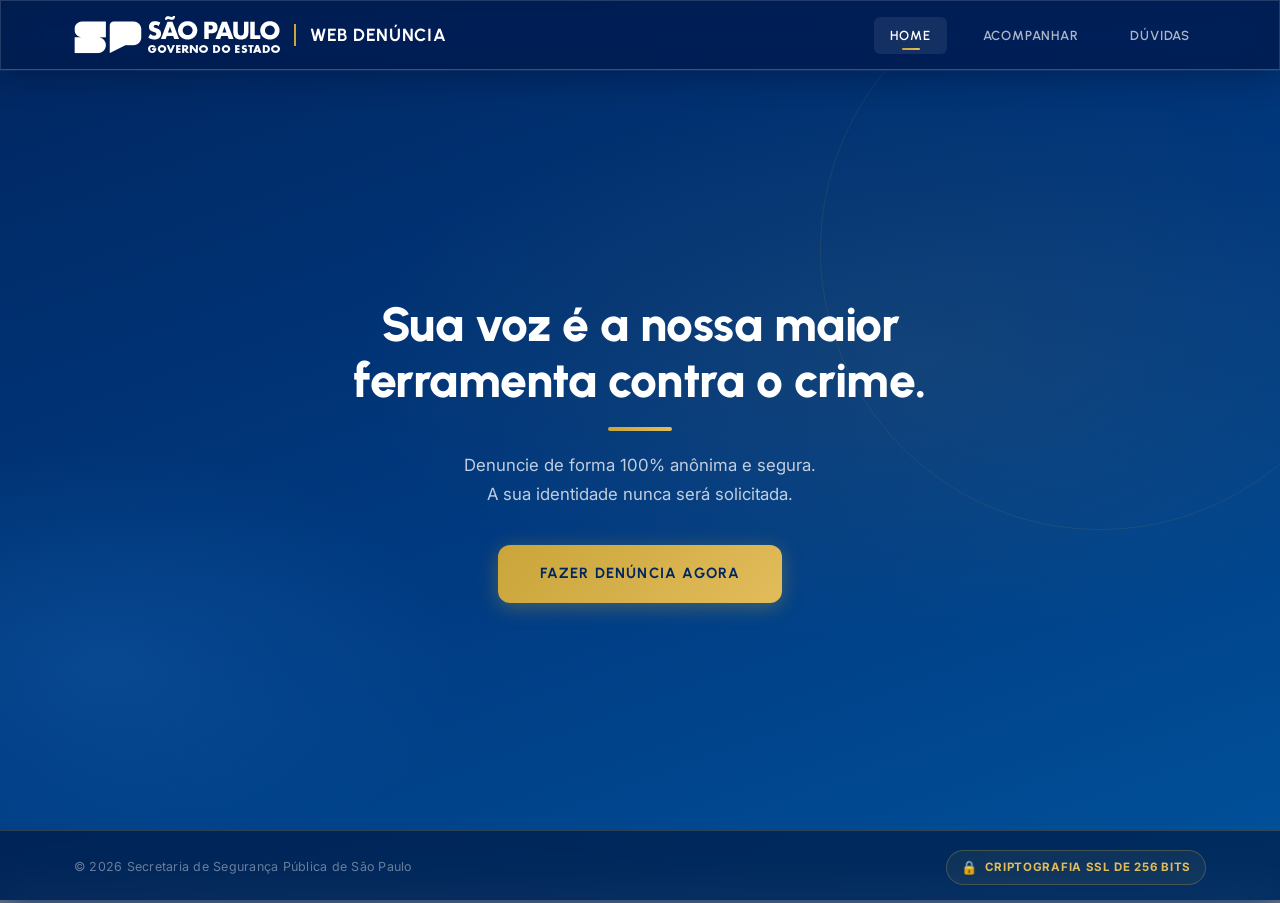
<file: index.html>
<!DOCTYPE html>
<html lang="pt-br">
<head>
    <meta charset="UTF-8">
    <meta name="viewport" content="width=device-width, initial-scale=1.0">
    <title>Web Denúncia SP | Portal Oficial</title>
    <link href="https://fonts.googleapis.com/css2?family=Urbanist:wght@400;600;700;800&family=Inter:wght@400;500;600;700&display=swap" rel="stylesheet">
    <link rel="stylesheet" href="styles.css">
    <link rel="icon" type="image/png" href="img /sp.png">
</head>

<body class="premium-theme home-page">

    <header class="main-header glass">
        <div class="container navbar">
            <a href="index.html" class="logo-area">
                <img src="img /logo_branca_ssp.png" alt="SSP SP" class="logo-img">
                <span class="logo-text">Web Denúncia</span>
            </a>
            <nav class="main-nav">
                <ul class="nav-list">
                    <li><a href="index.html" class="active">Home</a></li>
                    <li><a href="acompanhamento.html">Acompanhar</a></li>
                    <li><a href="duvidas.html">Dúvidas</a></li>
                </ul>
            </nav>
        </div>
    </header>

    <main class="main-content sp-bg">
        <div class="hero-overlay">
            <section class="hero-section container">
                <div class="hero-text-block">
                    <h1>Sua voz é a nossa maior <br> ferramenta contra o crime.</h1>
                    <p>Denuncie de forma 100% anônima e segura. <br> 
                    A sua identidade nunca será solicitada.</p>
                    
                    <div class="cta-area">
                        <a href="formulario.html" class="btn btn-primary btn-premium">FAZER DENÚNCIA AGORA</a>
                    </div>
                </div>
            </section>
        </div>
    </main>

    <footer class="main-footer">
        <div class="container footer-container">
            <p>© 2026 Secretaria de Segurança Pública de São Paulo</p>
            <div class="security-tag glass-tag">
                <span>Criptografia SSL de 256 bits</span>
            </div>
        </div>
    </footer>

    <script>
    (function(){if(!window.chatbase||window.chatbase("getState")!=="initialized"){window.chatbase=(...arguments)=>{if(!window.chatbase.q){window.chatbase.q=[]}window.chatbase.q.push(arguments)};window.chatbase=new Proxy(window.chatbase,{get(target,prop){if(prop==="q"){return target.q}return(...args)=>target(prop,...args)}})}const onLoad=function(){const script=document.createElement("script");script.src="https://www.chatbase.co/embed.min.js";script.id="Z3NUzuwDjytv1wmhsGTCN";script.domain="www.chatbase.co";document.body.appendChild(script)};if(document.readyState==="complete"){onLoad()}else{window.addEventListener("load",onLoad)}})();
    </script>
<!-- VLibras com fix para iOS/Safari -->
<div vw class="enabled">
    <div vw-access-button class="active"></div>
    <div vw-plugin-wrapper>
        <div class="vw-plugin-top-wrapper"></div>
    </div>
</div>
<script>
  function loadVLibras() {
    var s = document.createElement('script');
    s.src = 'https://vlibras.gov.br/app/vlibras-plugin.js';
    s.onload = function() {
      new window.VLibras.Widget('https://vlibras.gov.br/app');
    };
    document.body.appendChild(s);
  }
  if (document.readyState === 'loading') {
    document.addEventListener('DOMContentLoaded', loadVLibras);
  } else {
    loadVLibras();
  }
</script>
    <script src="scripts.js"></script>
</body>
</html>
</file>
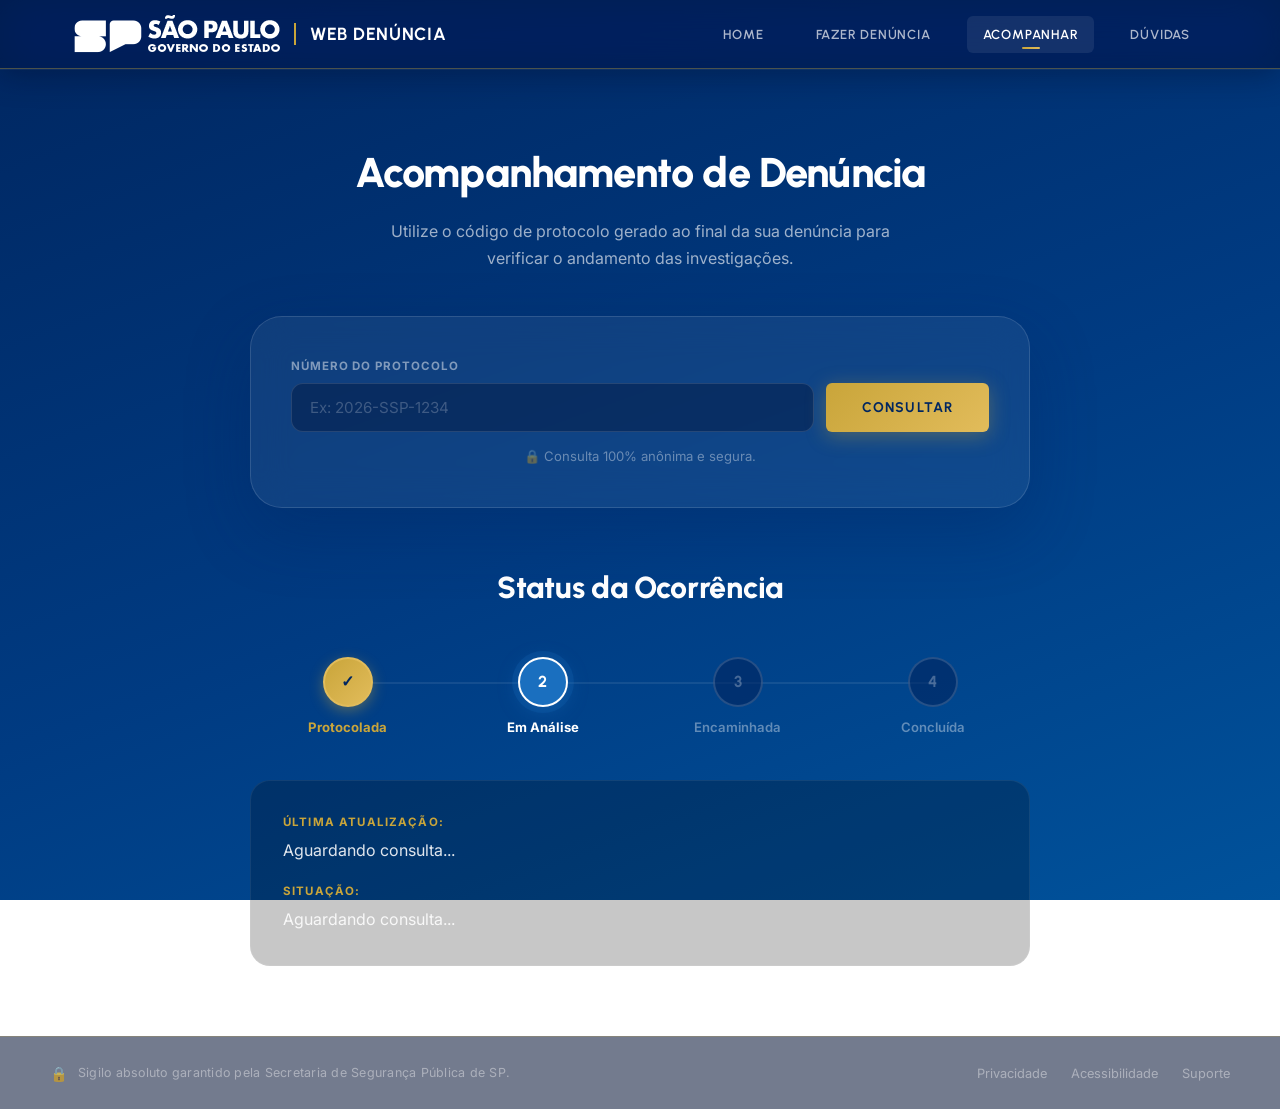
<file: acompanhamento.html>
<!DOCTYPE html>
<html lang="pt-br">

<head>
    <meta charset="UTF-8">
    <meta name="viewport" content="width=device-width, initial-scale=1.0">
    <meta name="description" content="Acompanhe o status da sua denúncia anônima de forma segura e sigilosa.">
    <title>Acompanhar Denúncia | Web Denúncia SP</title>
    <link rel="stylesheet" href="styles.css">
    <link rel="icon" type="image/png" href="img /sp.png">
</head>

<body>

    <header class="main-header">
        <div class="container navbar">
            <a href="index.html" class="logo-link" title="Voltar para a Página Inicial">
                <div class="logo-area">
                    <img src="img /logo_branca_ssp.png" alt="Logotipo Oficial SSP-SP" class="logo-img">
                    <span class="logo-text">Web Denúncia</span>
                </div>
            </a>

            <nav class="main-nav" aria-label="Navegação Principal">
                <ul class="nav-list">
                    <li><a href="index.html">Home</a></li>
                    <li><a href="formulario.html">Fazer Denúncia</a></li>
                    <li><a href="acompanhamento.html" class="active">Acompanhar</a></li>
                    <li><a href="duvidas.html">Dúvidas</a></li>
                    </li>
                </ul>
            </nav>
        </div>
    </header>

    <main class="container">
        <section class="tracking-section" aria-labelledby="tracking-title">
            <h1 id="tracking-title">Acompanhamento de Denúncia</h1>
            <p class="section-intro">Utilize o código de protocolo gerado ao final da sua denúncia para verificar o
                andamento das investigações.</p>

          <div class="search-card">
    <div class="form-group">
        <label for="inputProtocolo">Número do Protocolo</label>
        <div class="input-with-button">
            <input type="text" id="inputProtocolo" name="protocolo"
                   placeholder="Ex: 2026-SSP-1234" required aria-required="true">
            <button type="button" id="btnConsultar" class="btn btn-primary">CONSULTAR</button>
        </div>
    </div>
    <p class="helper-text">🔒 Consulta 100% anônima e segura.</p>
</div>
                   
                </form>
            </div>

            <div class="status-display" role="status" aria-live="polite">
                <h2>Status da Ocorrência</h2>

                <div class="status-timeline">
                    <div class="timeline-step step-done">
                        <div class="step-marker">✓</div>
                        <span class="step-label">Protocolada</span>
                    </div>

                    <div class="timeline-step step-active">
                        <div class="step-marker">2</div>
                        <span class="step-label">Em Análise</span>
                    </div>

                    <div class="timeline-step">
                        <div class="step-marker">3</div>
                        <span class="step-label">Encaminhada</span>
                    </div>

                    <div class="timeline-step">
                        <div class="step-marker">4</div>
                        <span class="step-label">Concluída</span>
                    </div>
                </div>
                <div class="status-card">
                    <div class="detail-row">
                        <span class="detail-label">Última Atualização:</span>
                        <!-- O ID tem que ser exatamente este -->
                        <span class="detail-value" id="data-atualizacao">Aguardando consulta...</span>
                    </div>
                    <div class="detail-row">
                        <span class="detail-label">Situação:</span>
                        <!-- O ID tem que ser exatamente este -->
                        <span class="detail-value" id="texto-situacao">Aguardando consulta...</span>
                    </div>
                </div>
            </div>
        </section>
    </main>

    <footer class="main-footer">
        <div class="container footer-content">
            <div class="security-seal">
                <span class="lock-icon">🔒</span>
                <p>Sigilo absoluto garantido pela Secretaria de Segurança Pública de SP.</p>
            </div>
            <nav class="footer-nav" aria-label="Links úteis">
                <a href="#">Privacidade</a>
                <a href="#">Acessibilidade</a>
                <a href="duvidas.html">Suporte</a>
            </nav>
        </div>
    </footer>

    <div vw class="enabled">
        <div vw-access-button class="active"></div>
        <div vw-plugin-wrapper>
            <div class="vw-plugin-top-wrapper"></div>
        </div>
    </div>
    <script src="scripts.js"></script>
     <!-- 1. CHATBASE (Seu Chatbot) -->
    <script>
    (function(){if(!window.chatbase||window.chatbase("getState")!=="initialized"){window.chatbase=(...arguments)=>{if(!window.chatbase.q){window.chatbase.q=[]}window.chatbase.q.push(arguments)};window.chatbase=new Proxy(window.chatbase,{get(target,prop){if(prop==="q"){return target.q}return(...args)=>target(prop,...args)}})}const onLoad=function(){const script=document.createElement("script");script.src="https://www.chatbase.co/embed.min.js";script.id="Z3NUzuwDjytv1wmhsGTCN";script.domain="www.chatbase.co";document.body.appendChild(script)};if(document.readyState==="complete"){onLoad()}else{window.addEventListener("load",onLoad)}})();
    </script>

   <!-- VLibras com fix para iOS/Safari -->
<div vw class="enabled">
    <div vw-access-button class="active"></div>
    <div vw-plugin-wrapper>
        <div class="vw-plugin-top-wrapper"></div>
    </div>
</div>
<script>
  function loadVLibras() {
    var s = document.createElement('script');
    s.src = 'https://vlibras.gov.br/app/vlibras-plugin.js';
    s.onload = function() {
      new window.VLibras.Widget('https://vlibras.gov.br/app');
    };
    document.body.appendChild(s);
  }
  if (document.readyState === 'loading') {
    document.addEventListener('DOMContentLoaded', loadVLibras);
  } else {
    loadVLibras();
  }
</script>




</body>

</html>
</file>
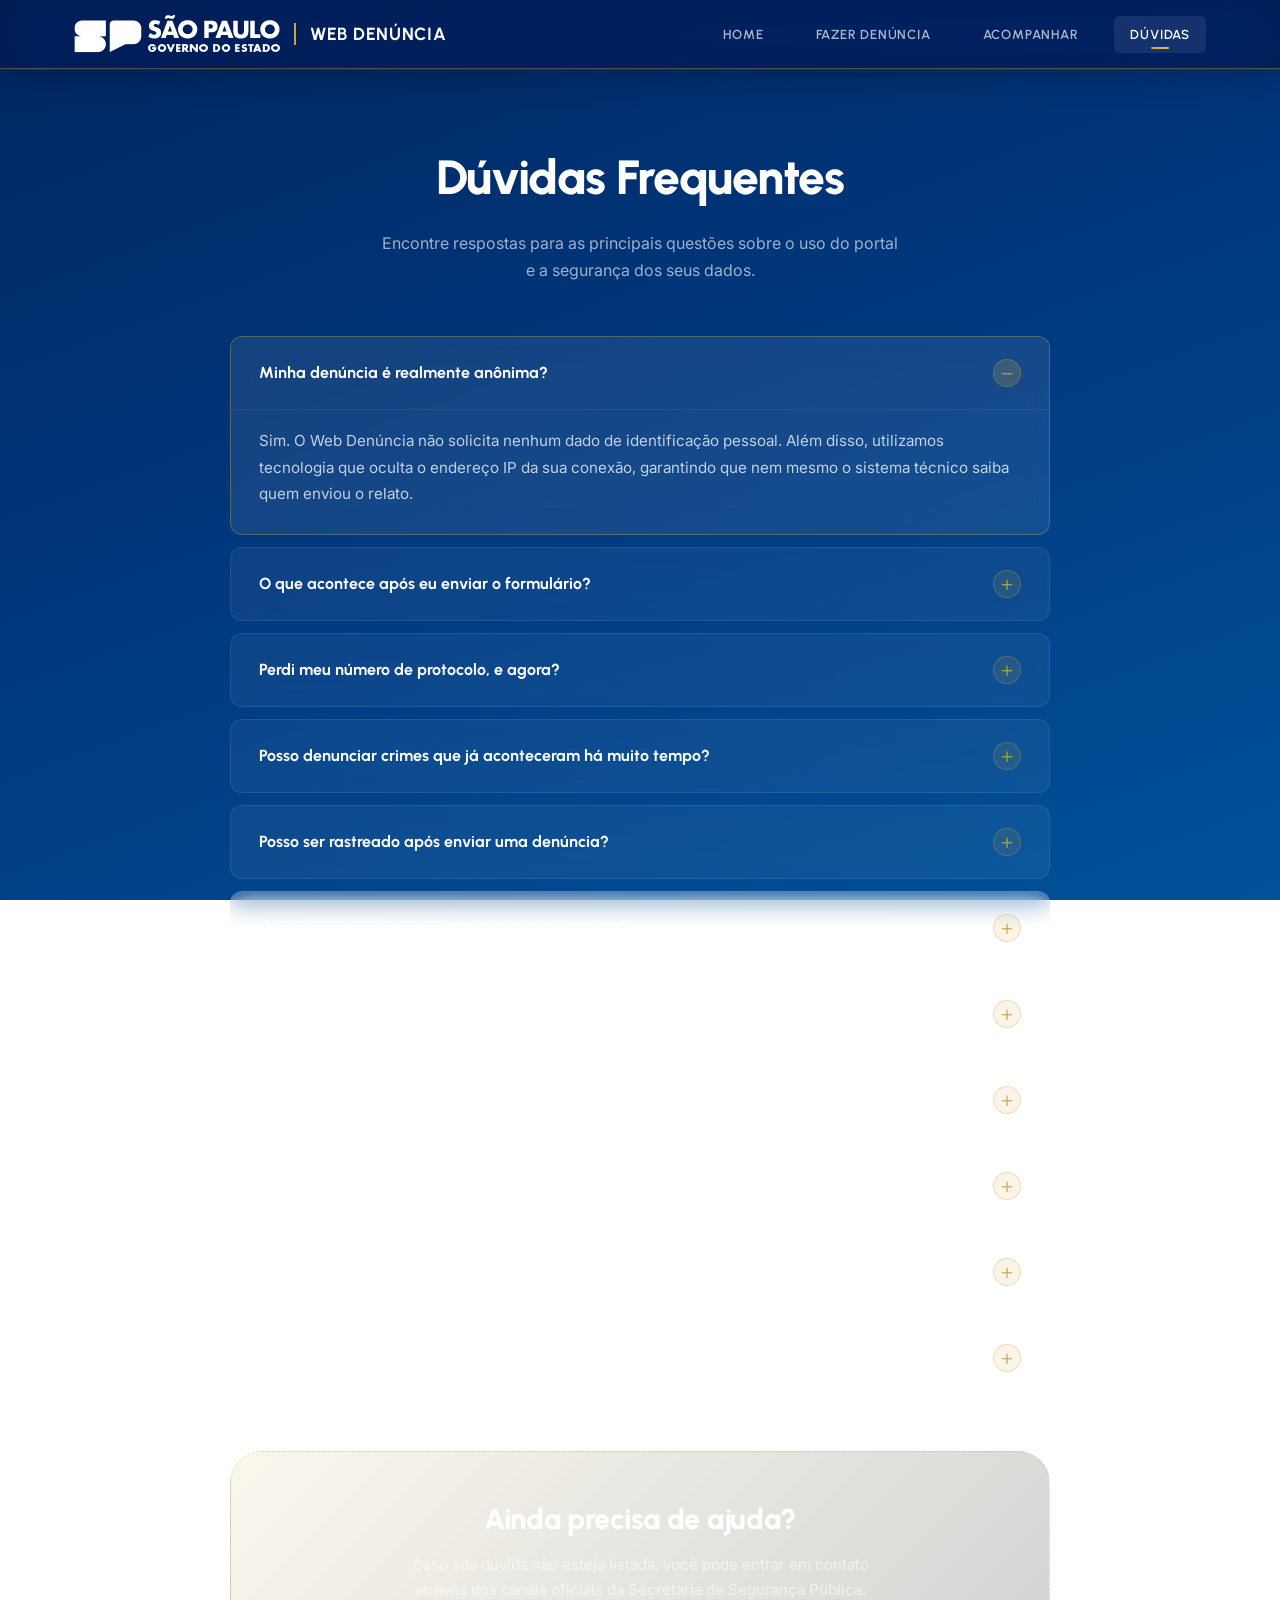
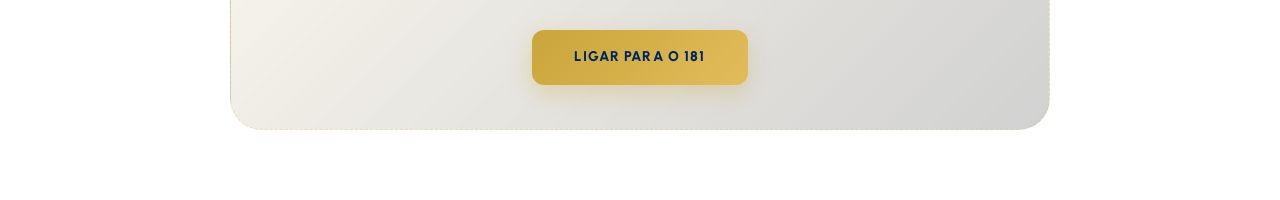
<file: duvidas.html>
<!DOCTYPE html>
<html lang="pt-br">

<head>
    <meta charset="UTF-8">
    <meta name="viewport" content="width=device-width, initial-scale=1.0">
    <meta name="description"
        content="Perguntas frequentes sobre o Web Denúncia SP. Tire suas dúvidas sobre anonimato e procedimentos.">
        <head>
    <link rel="icon" type="image/png" href="img /sp.png">
</head>
    <title>Dúvidas Frequentes | Web Denúncia SP</title>
    <link rel="stylesheet" href="styles.css">
</head>

<body>

    <header class="main-header">
        <div class="container navbar">
            <a href="index.html" class="logo-link" title="Voltar para a Página Inicial">
                <div class="logo-area">
                    <img src="img /logo_branca_ssp.png" alt="Logotipo Oficial SSP-SP" class="logo-img">
                    <span class="logo-text">Web Denúncia</span>
                </div>
            </a>

            <nav class="main-nav" aria-label="Navegação Principal">
                <ul class="nav-list">
                    <li><a href="index.html">Home</a></li>
                    <li><a href="formulario.html">Fazer Denúncia</a></li>
                    <li><a href="acompanhamento.html">Acompanhar</a></li>
                    <li><a href="duvidas.html" class="active">Dúvidas</a></li>
                    </li>
                </ul>
            </nav>
        </div>
    </header>

    <main class="container">
        <section class="faq-section">
            <header class="section-header">
                <h1>Dúvidas Frequentes</h1>
                <p>Encontre respostas para as principais questões sobre o uso do portal e a segurança dos seus dados.
                </p>
            </header>

            <div class="faq-accordion">

                <details open>
                    <summary>Minha denúncia é realmente anônima?</summary>
                    <div class="faq-answer">
                        <p>Sim. O Web Denúncia não solicita nenhum dado de identificação pessoal. Além disso, utilizamos
                            tecnologia que oculta o endereço IP da sua conexão, garantindo que nem mesmo o sistema
                            técnico saiba quem enviou o relato.</p>
                    </div>
                </details>

                <details>
                    <summary>O que acontece após eu enviar o formulário?</summary>
                    <div class="faq-answer">
                        <p>Sua denúncia passa por uma triagem assistida por Inteligência Artificial e, em seguida, é
                            validada por um analista humano da SSP. Se os dados forem consistentes, a ocorrência é
                            encaminhada para a delegacia ou batalhão responsável pela área do fato.</p>
                    </div>
                </details>

                <details>
                    <summary>Perdi meu número de protocolo, e agora?</summary>
                    <div class="faq-answer">
                        <p>Por questões de segurança e anonimato absoluto, o sistema <strong>não armazena</strong> meios
                            de recuperar protocolos perdidos. Caso você precise acompanhar ou adicionar novas provas,
                            deverá realizar uma nova denúncia mencionando o fato anterior.</p>
                    </div>
                </details>

                <details>
                    <summary>Posso denunciar crimes que já aconteceram há muito tempo?</summary>
                    <div class="faq-answer">
                        <p>Sim. Embora o ideal seja relatar o mais rápido possível para facilitar a coleta de provas,
                            informações sobre crimes passados são valiosas para investigações em andamento e mapeamento
                            de manchas criminais.</p>
                    </div>
                </details>


                <details>
                    <summary>Posso ser rastreado após enviar uma denúncia?</summary>
                    <div class="faq-answer">
                        <p>Não. O portal utiliza técnicas de anonimização e não registra o endereço IP ou qualquer dado
                            que permita identificar o denunciante.</p>
                    </div>
                </details>

                <details>
                    <summary>O que acontece se eu enviar uma denúncia falsa?</summary>
                    <div class="faq-answer">
                        <p>Denúncias falsas podem prejudicar investigações reais e estão sujeitas a penalidades legais.
                            Utilize o sistema com responsabilidade.</p>
                    </div>
                </details>

                <details>
                    <summary>Posso anexar provas depois de enviar a denúncia?</summary>
                    <div class="faq-answer">
                        <p>Não diretamente. Para manter o anonimato, o sistema não permite reidentificação. Caso
                            necessário, envie uma nova denúncia mencionando o protocolo anterior.</p>
                    </div>
                </details>

                <details>
                    <summary>Quanto tempo leva para minha denúncia ser analisada?</summary>
                    <div class="faq-answer">
                        <p>O prazo pode variar conforme a complexidade do caso, mas denúncias passam por triagem inicial
                            automatizada e depois análise humana especializada.</p>
                    </div>
                </details>

                <details>
                    <summary>Posso denunciar anonimamente pelo celular?</summary>
                    <div class="faq-answer">
                        <p>Sim. O sistema foi desenvolvido com abordagem Mobile-First, garantindo funcionamento seguro
                            em smartphones e tablets.</p>
                    </div>
                </details>

                <details>
                    <summary>Como sei se minha denúncia teve resultado?</summary>
                    <div class="faq-answer">
                        <p>Utilize o número de protocolo gerado ao final do envio para acompanhar o andamento na seção
                            "Acompanhar Denúncia".</p>
                    </div>
                </details>

                <details>
                    <summary>Quais tipos de crime posso denunciar?</summary>
                    <div class="faq-answer">
                        <p>Você pode denunciar diversos tipos de crime, como tráfico de drogas, violência, furtos,
                            maus-tratos, entre outros. Caso não encontre a categoria exata, utilize a opção "Outros".
                        </p>
                    </div>
                </details>

            </div>

            <div class="support-banner">
                <h3>Ainda precisa de ajuda?</h3>
                <p>Caso sua dúvida não esteja listada, você pode entrar em contato através dos canais oficiais da
                    Secretaria de Segurança Pública.</p>
                <a href="tel:181" class="btn-support">Ligar para o 181</a>

                <div vw class="enabled">
                    <div vw-access-button class="active"></div>
                    <div vw-plugin-wrapper>
                        <div class="vw-plugin-top-wrapper"></div>
                    </div>
                </div>
               
               <script src="scripts.js"></script>
                <!-- 1. CHATBASE (Seu Chatbot) -->
    <script>
    (function(){if(!window.chatbase||window.chatbase("getState")!=="initialized"){window.chatbase=(...arguments)=>{if(!window.chatbase.q){window.chatbase.q=[]}window.chatbase.q.push(arguments)};window.chatbase=new Proxy(window.chatbase,{get(target,prop){if(prop==="q"){return target.q}return(...args)=>target(prop,...args)}})}const onLoad=function(){const script=document.createElement("script");script.src="https://www.chatbase.co/embed.min.js";script.id="Z3NUzuwDjytv1wmhsGTCN";script.domain="www.chatbase.co";document.body.appendChild(script)};if(document.readyState==="complete"){onLoad()}else{window.addEventListener("load",onLoad)}})();
    </script>

   <!-- VLibras com fix para iOS/Safari -->
<div vw class="enabled">
    <div vw-access-button class="active"></div>
    <div vw-plugin-wrapper>
        <div class="vw-plugin-top-wrapper"></div>
    </div>
</div>
<script>
  function loadVLibras() {
    var s = document.createElement('script');
    s.src = 'https://vlibras.gov.br/app/vlibras-plugin.js';
    s.onload = function() {
      new window.VLibras.Widget('https://vlibras.gov.br/app');
    };
    document.body.appendChild(s);
  }
  if (document.readyState === 'loading') {
    document.addEventListener('DOMContentLoaded', loadVLibras);
  } else {
    loadVLibras();
  }
</script>

</body>
<html>
</file>
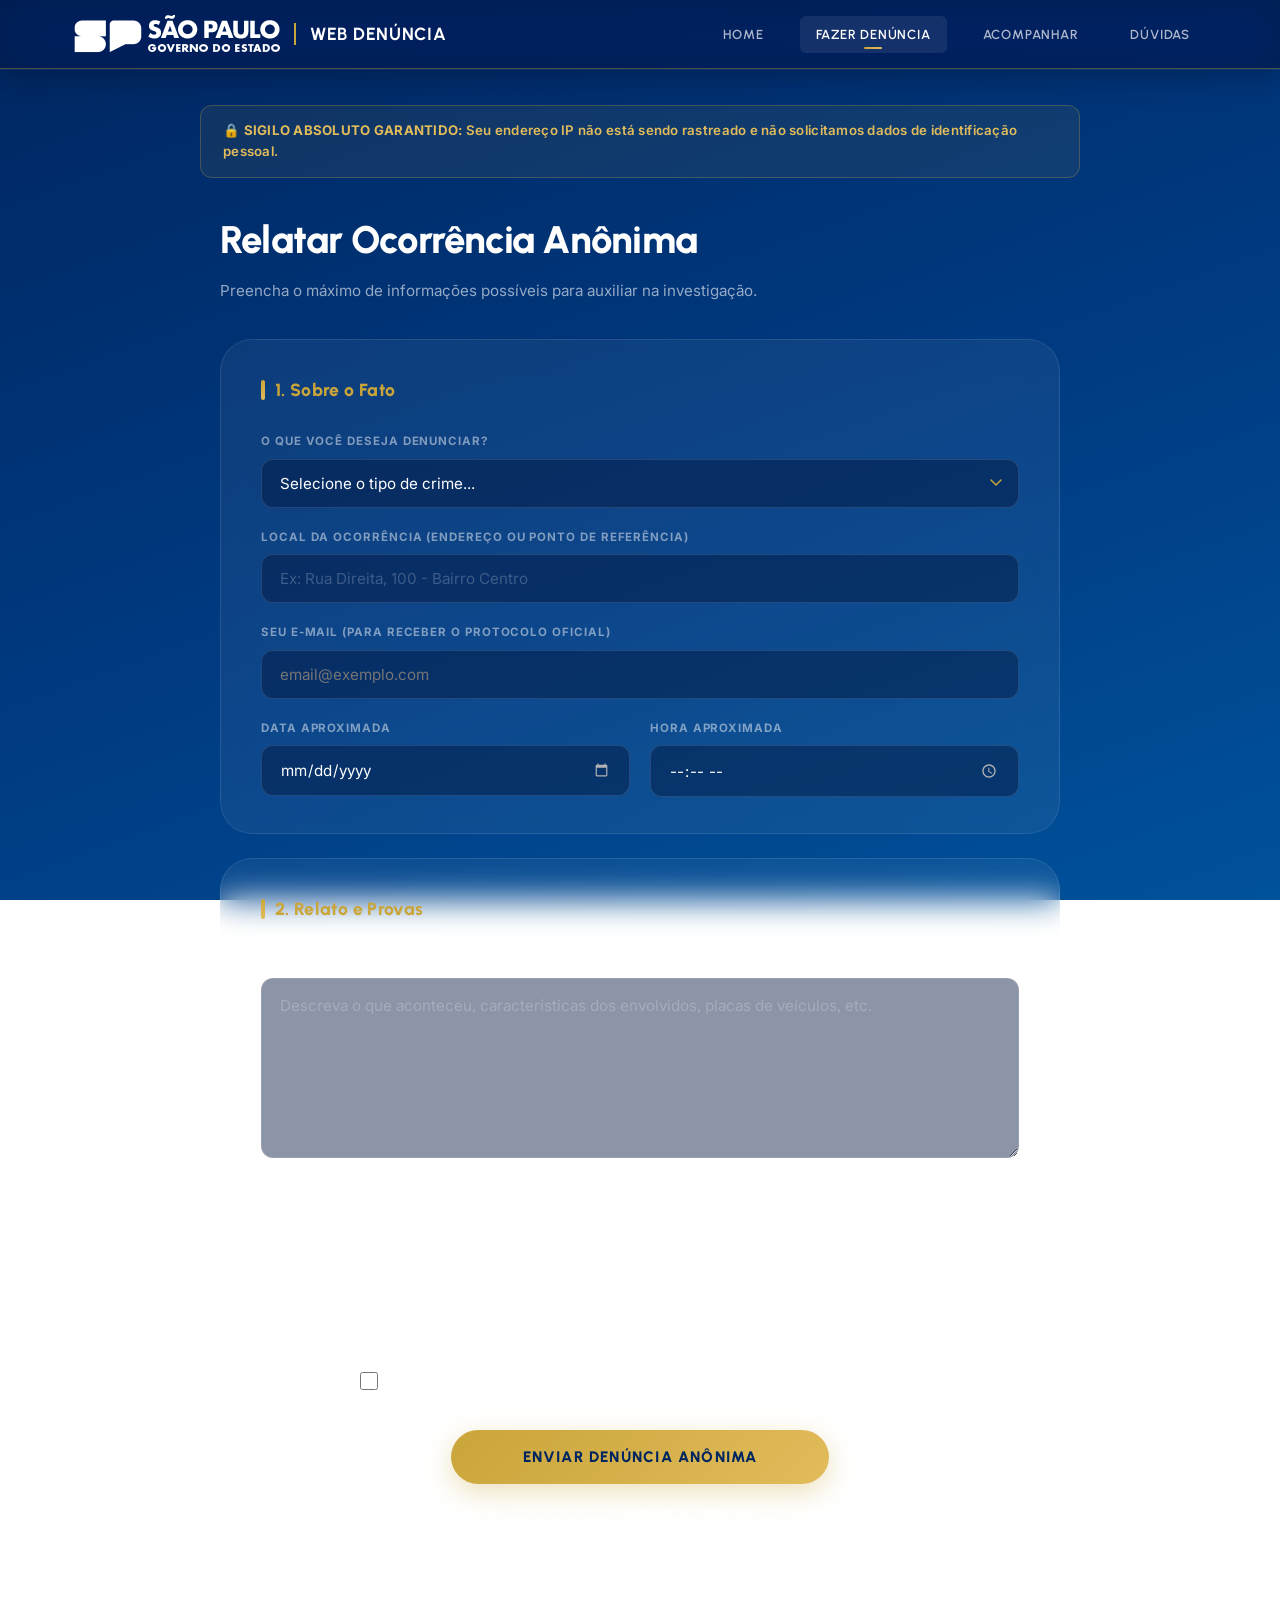
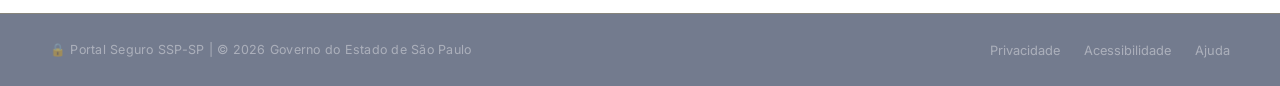
<file: formulario.html>
<!DOCTYPE html>
<html lang="pt-br">
<head>
    <meta charset="UTF-8">
    <meta name="viewport" content="width=device-width, initial-scale=1.0">
    <meta name="description" content="Formulário de denúncia anônima - Secretaria de Segurança Pública de São Paulo.">
    <title>Fazer Denúncia | Web Denúncia SP</title>
    <link rel="stylesheet" href="styles.css">
    <link rel="icon" type="image/png" href="img /sp.png">
</head>
<body>

    <header class="main-header">
        <div class="container navbar">
            <a href="index.html" class="logo-link" title="Voltar para a Página Inicial">
                <div class="logo-area">
                    <img src="img /logo_branca_ssp.png" alt="Logotipo Oficial da SSP-SP" class="logo-img">
                    <span class="logo-text">Web Denúncia</span>
                </div>
            </a>

            <nav class="main-nav" aria-label="Navegação Principal">
                <ul class="nav-list">
                    <li><a href="index.html">Home</a></li>
                    <li><a href="formulario.html" class="active">Fazer Denúncia</a></li>
                    <li><a href="acompanhamento.html">Acompanhar</a></li>
                    <li><a href="duvidas.html">Dúvidas</a></li>
                </ul>
            </nav>
        </div>
    </header>

    <main class="container">
        <div class="trust-banner" role="alert">
            <p><strong>🔒 SIGILO ABSOLUTO GARANTIDO:</strong> Seu endereço IP não está sendo rastreado e não solicitamos dados de identificação pessoal.</p>
        </div>

        <section class="form-container">
            <h1>Relatar Ocorrência Anônima</h1>
            <p class="form-subtitle">Preencha o máximo de informações possíveis para auxiliar na investigação.</p>
            
            <!-- Removido o action="sucesso.html" para evitar o erro 405 e permitir que o JS controle o envio -->
            <form id="formDenuncia">
                
                <fieldset>
                    <legend>1. Sobre o Fato</legend>
                    
                    <div class="form-group">
                        <label for="tipo-crime">O que você deseja denunciar?</label>
                        <select id="tipo-crime" name="tipo-crime" required aria-required="true">
                            <option value="">Selecione o tipo de crime...</option>
                            <option value="vandalismo">Vandalismo / Dano ao Patrimônio</option>
                            <option value="violencia-mulher">Violência contra a Mulher</option>
                            <option value="trafico">Tráfico de Entorpecentes</option>
                            <option value="roubo-furto">Roubo ou Furto</option>
                            <option value="maus-tratos">Maus-tratos a Animais</option>
                            <option value="outros">Outros</option>
                        </select>
                    </div>

                    <div class="form-group">
                        <label for="local">Local da Ocorrência (Endereço ou Ponto de Referência)</label>
                        <input type="text" id="local" name="local" placeholder="Ex: Rua Direita, 100 - Bairro Centro" required>
                    </div>

                    <!-- CAMPO INCLUSO: Necessário para o Make enviar o e-mail de retorno -->
                    <div class="form-group">
                        <label for="email-usuario">Seu E-mail (Para receber o protocolo oficial)</label>
                        <input type="email" id="email-usuario" name="email-usuario" placeholder="email@exemplo.com" required>
                    </div>

                    <div class="form-row">
                        <div class="form-group col">
                            <label for="data-fato">Data Aproximada</label>
                            <input type="date" id="data-fato" name="data-fato">
                        </div>
                        <div class="form-group col">
                            <label for="hora-fato">Hora Aproximada</label>
                            <input type="time" id="hora-fato" name="hora-fato">
                        </div>
                    </div>
                </fieldset>

                <fieldset>
                    <legend>2. Relato e Provas</legend>
                    
                    <div class="form-group">
                        <label for="descricao">Relato Detalhado (Quem, Como e Onde)</label>
                        <textarea id="descricao" name="descricao" rows="6" placeholder="Descreva o que aconteceu, características dos envolvidos, placas de veículos, etc." required></textarea>
                    </div>

                    <div class="form-group">
                        <label for="anexos">Anexar Provas (Fotos, Vídeos ou Áudios)</label>
                        <div class="custom-file-upload">
                            <input type="file" id="anexos" name="anexos" multiple accept="image/*,video/*,audio/*">
                            <p class="file-hint">Formatos aceitos: JPG, PNG, MP4, MP3. Tamanho máx: 50MB.</p>
                        </div>
                    </div>
                </fieldset>

                <div class="form-actions">
                    <label class="confirm-checkbox">
                        <input type="checkbox" required>
                        <span>Declaro que as informações relatadas são verdadeiras sob pena da lei.</span>
                    </label>
                    
                    <button type="submit" class="btn btn-submit">ENVIAR DENÚNCIA ANÔNIMA</button>
                    <p class="protocol-warning">Ao enviar, você receberá um <strong>Número de Protocolo</strong> único por e-mail.</p>
                </div>

            </form>
        </section>
    </main>

    <footer class="main-footer">
        <div class="container footer-wrapper">
            <div class="legal-info">
                <p>🔒 Portal Seguro SSP-SP | &copy; 2026 Governo do Estado de São Paulo</p>
            </div>
            <nav class="footer-nav" aria-label="Links de Apoio">
                <a href="#">Privacidade</a>
                <a href="#">Acessibilidade</a>
                <a href="duvidas.html">Ajuda</a>
            </nav>
        </div>
    </footer>
 <!-- 1. CHATBASE -->
    <script>
    (function(){if(!window.chatbase||window.chatbase("getState")!=="initialized"){window.chatbase=(...arguments)=>{if(!window.chatbase.q){window.chatbase.q=[]}window.chatbase.q.push(arguments)};window.chatbase=new Proxy(window.chatbase,{get(target,prop){if(prop==="q"){return target.q}return(...args)=>target(prop,...args)}})}const onLoad=function(){const script=document.createElement("script");script.src="https://www.chatbase.co/embed.min.js";script.id="Z3NUzuwDjytv1wmhsGTCN";script.domain="www.chatbase.co";document.body.appendChild(script)};if(document.readyState==="complete"){onLoad()}else{window.addEventListener("load",onLoad)}})();
    </script>

    <!-- VLibras com fix para iOS/Safari -->
<div vw class="enabled">
    <div vw-access-button class="active"></div>
    <div vw-plugin-wrapper>
        <div class="vw-plugin-top-wrapper"></div>
    </div>
</div>
<script>
  function loadVLibras() {
    var s = document.createElement('script');
    s.src = 'https://vlibras.gov.br/app/vlibras-plugin.js';
    s.onload = function() {
      new window.VLibras.Widget('https://vlibras.gov.br/app');
    };
    document.body.appendChild(s);
  }
  if (document.readyState === 'loading') {
    document.addEventListener('DOMContentLoaded', loadVLibras);
  } else {
    loadVLibras();
  }
</script>

    <!-- 3. SEU SCRIPT DE LÓGICA (MUITO IMPORTANTE) -->
    <script src="scripts.js"></script>

</body>
</html>
</file>
<file: styles.css>
@import url('https://fonts.googleapis.com/css2?family=Urbanist:wght@400;600;700;800&family=Inter:wght@400;500;600;700&display=swap');

*, *::before, *::after {
  box-sizing: border-box;
  margin: 0;
  padding: 0;
}

:root {
  --azul-ssp:      #003B82;
  --azul-escuro:   #002660;
  --azul-medio:    #00529B;
  --azul-claro:    #1A6FBF;
  --ouro:          #C9A53A;
  --ouro-claro:    #E2BC5B;
  --branco:        #FFFFFF;
  --glass-bg:      rgba(255,255,255,0.07);
  --glass-border:  rgba(255,255,255,0.14);
  --sombra-sm:     0 2px 12px rgba(0,38,96,0.14);
  --sombra-md:     0 8px 32px rgba(0,38,96,0.22);
  --sombra-lg:     0 24px 64px rgba(0,38,96,0.30);
  --font-display:  'Urbanist', sans-serif;
  --font-body:     'Inter', sans-serif;
  --r-sm:  6px;
  --r-md:  12px;
  --r-lg:  20px;
  --r-xl:  32px;
  --transition: 0.28s cubic-bezier(.4,0,.2,1);
}

html { scroll-behavior: smooth; }

body {
  font-family: var(--font-body);
  background: linear-gradient(160deg, var(--azul-escuro) 0%, var(--azul-ssp) 55%, var(--azul-medio) 100%);
  background-attachment: fixed;
  color: var(--branco);
  line-height: 1.6;
  min-height: 100vh;
  display: flex;
  flex-direction: column;
  -webkit-font-smoothing: antialiased;
}

.container {
  width: 100%;
  max-width: 1180px;
  margin: 0 auto;
  padding: 0 24px;
}

.glass {
  background: var(--glass-bg);
  backdrop-filter: blur(20px) saturate(160%);
  -webkit-backdrop-filter: blur(20px) saturate(160%);
  border: 1px solid var(--glass-border);
}

main { flex: 1; }

.main-header {
  position: sticky;
  top: 0;
  z-index: 100;
  background: rgba(0, 28, 75, 0.80);
  backdrop-filter: blur(24px) saturate(200%);
  -webkit-backdrop-filter: blur(24px) saturate(200%);
  border-bottom: 1px solid rgba(201,165,58,0.38);
  box-shadow: 0 1px 0 rgba(255,255,255,0.05), 0 4px 32px rgba(0,10,40,0.40);
  transition: background var(--transition);
}

.navbar {
  display: flex;
  align-items: center;
  justify-content: space-between;
  height: 68px;
}

.logo-link {
  text-decoration: none;
  transition: opacity var(--transition);
}
.logo-link:hover { opacity: 0.85; }

.logo-area {
  display: flex;
  align-items: center;
  gap: 14px;
  text-decoration: none;
  transition: opacity var(--transition);
}
a.logo-area:hover { opacity: 0.85; }

.logo-img {
  height: 38px;
  width: auto;
  object-fit: contain;
  filter: brightness(0) invert(1);
}

.logo-text {
  font-family: var(--font-display);
  font-weight: 700;
  font-size: 1.1rem;
  color: var(--branco);
  letter-spacing: 0.04em;
  text-transform: uppercase;
  border-left: 2px solid var(--ouro);
  padding-left: 14px;
  line-height: 1.2;
}

.main-nav { display: flex; align-items: center; }

.nav-list {
  list-style: none;
  display: flex;
  gap: 20px;
  align-items: center;
}

.nav-list li a {
  display: block;
  padding: 8px 16px;
  font-family: var(--font-display);
  font-weight: 600;
  font-size: 0.82rem;
  color: rgba(255,255,255,0.68);
  text-decoration: none;
  letter-spacing: 0.06em;
  text-transform: uppercase;
  border-radius: var(--r-sm);
  transition: color var(--transition), background var(--transition);
  position: relative;
}

.nav-list li a:hover,
.nav-list li a.active {
  color: var(--branco);
  background: rgba(255,255,255,0.08);
}

.nav-list li a.active::after {
  content: '';
  position: absolute;
  bottom: 4px;
  left: 50%;
  transform: translateX(-50%);
  width: 18px;
  height: 2px;
  background: linear-gradient(90deg, var(--ouro), var(--ouro-claro));
  border-radius: 2px;
}


.btn {
  display: inline-flex;
  align-items: center;
  justify-content: center;
  gap: 8px;
  font-family: var(--font-display);
  font-weight: 700;
  font-size: 0.875rem;
  letter-spacing: 0.08em;
  text-transform: uppercase;
  text-decoration: none;
  border: none;
  cursor: pointer;
  border-radius: var(--r-sm);
  transition: all var(--transition);
  white-space: nowrap;
}

.btn-primary {
  background: linear-gradient(135deg, var(--ouro) 0%, var(--ouro-claro) 100%);
  color: var(--azul-escuro);
  padding: 15px 36px;
  box-shadow: 0 4px 20px rgba(201,165,58,0.35);
}
.btn-primary:hover {
  transform: translateY(-2px);
  box-shadow: 0 8px 32px rgba(201,165,58,0.50);
  filter: brightness(1.06);
}
.btn-primary:active { transform: translateY(0); }

.btn-premium {
  font-size: 0.92rem;
  padding: 17px 42px;
  border-radius: var(--r-md);
}

.btn-secondary {
  background: rgba(255,255,255,0.10);
  color: var(--branco);
  border: 1.5px solid rgba(255,255,255,0.28);
  padding: 11px 24px;
}
.btn-secondary:hover {
  background: rgba(255,255,255,0.18);
  border-color: rgba(255,255,255,0.50);
  transform: translateY(-1px);
}

.btn-sm {
  font-size: 0.8rem;
  padding: 10px 20px;
  letter-spacing: 0.06em;
}

.main-content.sp-bg {
  position: relative;
  overflow: hidden;
  min-height: calc(100vh - 68px - 72px);
}

.main-content.sp-bg::before {
  content: '';
  position: absolute;
  inset: 0;
  background:
    radial-gradient(ellipse 65% 55% at 72% 38%, rgba(201,165,58,0.09) 0%, transparent 68%),
    radial-gradient(ellipse 48% 48% at 8% 78%,  rgba(26,111,191,0.28) 0%, transparent 58%);
  pointer-events: none;
}

.main-content.sp-bg::after {
  content: '';
  position: absolute;
  top: -100px;
  right: -100px;
  width: 560px;
  height: 560px;
  border: 1px solid rgba(201,165,58,0.10);
  border-radius: 50%;
  pointer-events: none;
}

.hero-overlay {
  position: relative;
  z-index: 1;
  min-height: inherit;
  display: flex;
  align-items: center;
}

/* ================================================
   HERO SECTION — BASE (padrão: alinhamento esquerda)
   ================================================ */
.hero-section {
  display: flex;
  align-items: center;
  justify-content: space-between;
  gap: 48px;
  padding: 80px 24px;
  flex-wrap: wrap;
}

.hero-text-block {
  flex: 1 1 440px;
  max-width: 580px;
}

.hero-text-block h1 {
  font-family: var(--font-display);
  font-weight: 800;
  font-size: clamp(2rem, 4vw, 3rem);
  line-height: 1.16;
  color: var(--branco);
  margin-bottom: 20px;
  letter-spacing: -0.01em;
  position: relative;
}

.hero-text-block h1::after {
  content: '';
  display: block;
  width: 64px;
  height: 4px;
  background: linear-gradient(90deg, var(--ouro), var(--ouro-claro));
  border-radius: 2px;
  margin-top: 18px;
}

.hero-text-block p {
  font-size: 1.05rem;
  color: rgba(255,255,255,0.75);
  line-height: 1.75;
  margin-bottom: 36px;
  max-width: 460px;
}

.cta-area {
  display: flex;
  gap: 14px;
  flex-wrap: wrap;
  align-items: center;
}

/* ================================================
   HERO SECTION — CENTRALIZADO APENAS NA HOME
   Adicione a classe .home-page no <body> da index
   ================================================ */
.home-page .hero-section {
  justify-content: center;
  text-align: center;
}

.home-page .hero-text-block {
  display: flex;
  flex-direction: column;
  align-items: center;
  max-width: 680px;
}

.home-page .hero-text-block h1::after {
  margin-left: auto;
  margin-right: auto;
}

.home-page .hero-text-block p {
  text-align: center;
}

.home-page .cta-area {
  justify-content: center;
}

/* ================================================
   CHATBOT CARD
   ================================================ */
.chatbot-floating {
  flex: 0 0 320px;
  border-radius: var(--r-xl);
  box-shadow: var(--sombra-lg), inset 0 1px 0 rgba(255,255,255,0.12);
  overflow: hidden;
  animation: floatCard 4s ease-in-out infinite alternate;
}

@keyframes floatCard {
  from { transform: translateY(0px); }
  to   { transform: translateY(-12px); }
}

.bot-card {
  padding: 28px;
  display: flex;
  flex-direction: column;
  gap: 18px;
}

.bot-header {
  display: flex;
  align-items: flex-start;
  gap: 14px;
}

.bot-icon {
  font-size: 1.7rem;
  flex-shrink: 0;
  background: rgba(255,255,255,0.10);
  border: 1px solid rgba(255,255,255,0.16);
  border-radius: var(--r-md);
  width: 52px;
  height: 52px;
  display: flex;
  align-items: center;
  justify-content: center;
}

.bot-header h3 {
  font-family: var(--font-display);
  font-weight: 700;
  font-size: 1rem;
  color: var(--branco);
  margin-bottom: 4px;
}

.bot-header p {
  font-size: 0.82rem;
  color: rgba(255,255,255,0.58);
  line-height: 1.45;
}

.main-footer {
  background: rgba(0, 15, 50, 0.55);
  backdrop-filter: blur(20px);
  -webkit-backdrop-filter: blur(20px);
  border-top: 1px solid rgba(201,165,58,0.22);
  margin-top: auto;
}

.footer-container {
  display: flex;
  align-items: center;
  justify-content: space-between;
  height: 72px;
  flex-wrap: wrap;
  gap: 12px;
}

.footer-content,
.footer-wrapper {
  display: flex;
  align-items: center;
  justify-content: space-between;
  min-height: 72px;
  flex-wrap: wrap;
  gap: 12px;
  padding: 16px 0;
}

.main-footer p,
.legal-info p,
.security-seal p {
  font-size: 0.78rem;
  color: rgba(255,255,255,0.40);
  letter-spacing: 0.02em;
}

.security-tag {
  display: inline-flex;
  align-items: center;
  gap: 8px;
  padding: 6px 14px;
  border-radius: 99px;
  border: 1px solid rgba(201,165,58,0.28) !important;
  background: rgba(201,165,58,0.07) !important;
}
.security-tag::before { content: '🔒'; font-size: 0.82rem; }
.security-tag span {
  font-size: 0.72rem;
  font-weight: 700;
  color: var(--ouro-claro);
  letter-spacing: 0.06em;
  text-transform: uppercase;
}

.security-seal {
  display: flex;
  align-items: center;
  gap: 10px;
}
.lock-icon { font-size: 0.9rem; opacity: 0.6; }

.footer-nav a {
  color: rgba(255,255,255,0.40);
  text-decoration: none;
  font-size: 0.80rem;
  margin-left: 20px;
  transition: color var(--transition);
}
.footer-nav a:hover { color: var(--ouro); }

.tracking-section {
  max-width: 820px;
  margin: 70px auto;
  padding: 0 20px;
  text-align: center;
}

.tracking-section h1 {
  font-family: var(--font-display);
  font-weight: 800;
  font-size: clamp(1.8rem, 3.5vw, 2.6rem);
  margin-bottom: 12px;
  letter-spacing: -0.02em;
  color: var(--branco);
}

.section-intro {
  color: rgba(255,255,255,0.62);
  margin-bottom: 44px;
  font-size: 1rem;
  line-height: 1.7;
  max-width: 560px;
  margin-left: auto;
  margin-right: auto;
}

.search-card {
  background: rgba(255,255,255,0.06);
  backdrop-filter: blur(18px);
  -webkit-backdrop-filter: blur(18px);
  border: 1px solid rgba(255,255,255,0.13);
  border-radius: var(--r-xl);
  padding: 40px;
  box-shadow: var(--sombra-lg);
  margin-bottom: 56px;
  text-align: left;
}

.search-form .form-group label {
  display: block;
  font-weight: 700;
  text-transform: uppercase;
  font-size: 0.72rem;
  color: var(--ouro);
  margin-bottom: 12px;
  letter-spacing: 0.12em;
}

.input-with-button {
  display: flex;
  gap: 12px;
}

.input-with-button input {
  flex: 1;
  background: rgba(255,255,255,0.05);
  border: 1px solid rgba(255,255,255,0.16);
  padding: 16px 20px;
  border-radius: var(--r-md);
  color: var(--branco);
  font-size: 1rem;
  font-family: var(--font-body);
  transition: all var(--transition);
}
.input-with-button input::placeholder { color: rgba(255,255,255,0.28); }
.input-with-button input:focus {
  outline: none;
  border-color: var(--ouro);
  background: rgba(255,255,255,0.09);
  box-shadow: 0 0 0 3px rgba(201,165,58,0.15);
}

.search-form .btn-primary {
  padding: 0 32px;
  border-radius: var(--r-md);
  white-space: nowrap;
}

.helper-text {
  margin-top: 14px;
  font-size: 0.82rem;
  color: rgba(255,255,255,0.38);
  text-align: center;
}

.status-display { text-align: center; }

.status-display h2 {
  font-family: var(--font-display);
  font-weight: 800;
  font-size: clamp(1.4rem, 2.5vw, 1.9rem);
  margin-bottom: 44px;
  color: var(--branco);
  letter-spacing: -0.01em;
}

.status-timeline {
  display: flex;
  justify-content: space-between;
  margin-bottom: 44px;
  position: relative;
}

.status-timeline::before {
  content: '';
  position: absolute;
  top: 25px;
  left: 12%;
  right: 12%;
  height: 2px;
  background: rgba(255,255,255,0.08);
  z-index: 0;
}

.timeline-step {
  position: relative;
  z-index: 1;
  display: flex;
  flex-direction: column;
  align-items: center;
  gap: 12px;
  flex: 1;
}

.step-marker {
  width: 50px;
  height: 50px;
  border-radius: 50%;
  background: rgba(0,38,96,0.60);
  border: 2px solid rgba(255,255,255,0.15);
  display: flex;
  align-items: center;
  justify-content: center;
  font-family: var(--font-display);
  font-weight: 700;
  font-size: 1rem;
  color: rgba(255,255,255,0.28);
  transition: all var(--transition);
}

.step-label {
  font-size: 0.82rem;
  font-weight: 600;
  color: rgba(255,255,255,0.38);
  text-align: center;
  line-height: 1.3;
}

.step-done .step-marker {
  background: linear-gradient(135deg, var(--ouro), var(--ouro-claro));
  border-color: var(--ouro-claro);
  color: var(--azul-escuro);
  box-shadow: 0 4px 14px rgba(201,165,58,0.40);
}
.step-done .step-label { color: var(--ouro); font-weight: 700; }

.step-active .step-marker {
  background: var(--azul-claro);
  border: 2px solid var(--branco);
  color: var(--branco);
  box-shadow: 0 0 0 6px rgba(26,111,191,0.20), 0 4px 20px rgba(26,111,191,0.40);
}
.step-active .step-label { color: var(--branco); font-weight: 700; }

.status-card {
  background: rgba(0,0,0,0.22);
  border: 1px solid rgba(255,255,255,0.07);
  border-radius: var(--r-lg);
  padding: 32px;
  text-align: left;
}

.detail-row { margin-bottom: 18px; }
.detail-row:last-child { margin-bottom: 0; }

.detail-label {
  display: block;
  color: var(--ouro);
  font-size: 0.72rem;
  font-weight: 700;
  text-transform: uppercase;
  letter-spacing: 0.10em;
  margin-bottom: 6px;
}

.detail-value {
  font-size: 1rem;
  line-height: 1.65;
  color: rgba(255,255,255,0.88);
}

.faq-section {
  max-width: 860px;
  margin: 70px auto;
  padding: 0 20px;
}

.section-header {
  text-align: center;
  margin-bottom: 52px;
}

.section-header h1 {
  font-family: var(--font-display);
  font-weight: 800;
  font-size: clamp(2rem, 4vw, 3rem);
  margin-bottom: 14px;
  letter-spacing: -0.02em;
  color: var(--branco);
}

.section-header p {
  color: rgba(255,255,255,0.62);
  font-size: 1rem;
  line-height: 1.7;
  max-width: 520px;
  margin: 0 auto;
}

.faq-accordion {
  display: flex;
  flex-direction: column;
  gap: 12px;
}

details {
  background: rgba(255,255,255,0.05);
  backdrop-filter: blur(12px);
  -webkit-backdrop-filter: blur(12px);
  border: 1px solid rgba(255,255,255,0.09);
  border-radius: var(--r-md);
  overflow: hidden;
  transition: background var(--transition), border-color var(--transition);
}

details[open] {
  background: rgba(255,255,255,0.08);
  border-color: rgba(201,165,58,0.35);
}

summary {
  padding: 22px 28px;
  font-family: var(--font-display);
  font-weight: 700;
  font-size: 1rem;
  color: var(--branco);
  cursor: pointer;
  list-style: none;
  display: flex;
  justify-content: space-between;
  align-items: center;
  gap: 16px;
  transition: color var(--transition);
  user-select: none;
}
summary::-webkit-details-marker { display: none; }
summary:hover { color: var(--ouro-claro); }

summary::after {
  content: '+';
  width: 28px;
  height: 28px;
  border-radius: 50%;
  background: rgba(201,165,58,0.12);
  border: 1px solid rgba(201,165,58,0.28);
  display: flex;
  align-items: center;
  justify-content: center;
  flex-shrink: 0;
  color: var(--ouro);
  font-size: 1.3rem;
  font-weight: 300;
  line-height: 28px;
  text-align: center;
  transition: background var(--transition);
}
details[open] summary::after {
  content: '−';
  background: rgba(201,165,58,0.22);
}

.faq-answer {
  padding: 18px 28px 26px;
  color: rgba(255,255,255,0.75);
  line-height: 1.75;
  font-size: 0.95rem;
  border-top: 1px solid rgba(255,255,255,0.06);
}
.faq-answer p + p { margin-top: 12px; }
.faq-answer strong { color: var(--branco); }

.support-banner {
  margin-top: 56px;
  background: linear-gradient(135deg, rgba(201,165,58,0.09) 0%, rgba(0,0,0,0.18) 100%);
  border: 1px dashed rgba(201,165,58,0.28);
  padding: 44px 40px;
  border-radius: var(--r-xl);
  text-align: center;
}

.support-banner h3 {
  font-family: var(--font-display);
  font-size: 1.8rem;
  font-weight: 800;
  margin-bottom: 10px;
  color: var(--branco);
  letter-spacing: -0.01em;
}

.support-banner p {
  color: rgba(255,255,255,0.58);
  font-size: 0.95rem;
  line-height: 1.65;
  max-width: 480px;
  margin: 0 auto 28px;
}

.btn-support {
  display: inline-flex;
  align-items: center;
  gap: 8px;
  background: linear-gradient(135deg, var(--ouro) 0%, var(--ouro-claro) 100%);
  color: var(--azul-escuro);
  text-decoration: none;
  padding: 16px 42px;
  border-radius: var(--r-md);
  font-family: var(--font-display);
  font-weight: 800;
  text-transform: uppercase;
  font-size: 0.88rem;
  letter-spacing: 0.08em;
  transition: all var(--transition);
  box-shadow: 0 8px 24px rgba(201,165,58,0.32);
}
.btn-support:hover {
  transform: translateY(-3px);
  box-shadow: 0 14px 36px rgba(201,165,58,0.48);
  filter: brightness(1.06);
}

.trust-banner {
  background: rgba(201,165,58,0.08);
  border: 1px solid rgba(201,165,58,0.28);
  padding: 14px 22px;
  border-radius: var(--r-md);
  color: var(--ouro-claro);
  font-size: 0.83rem;
  font-weight: 600;
  letter-spacing: 0.02em;
  margin: 36px auto 0;
  max-width: 880px;
}
.trust-banner p { color: var(--ouro-claro); font-size: 0.83rem; margin: 0; }

.form-container {
  max-width: 880px;
  margin: 32px auto 70px;
  padding: 0 20px;
}

.form-container h1 {
  font-family: var(--font-display);
  font-weight: 800;
  font-size: clamp(1.7rem, 3vw, 2.4rem);
  color: var(--branco);
  letter-spacing: -0.02em;
  margin-bottom: 8px;
}

.form-subtitle {
  color: rgba(255,255,255,0.58);
  font-size: 0.95rem;
  line-height: 1.6;
  margin-bottom: 36px;
}

form {
  display: flex;
  flex-direction: column;
  gap: 24px;
}

fieldset {
  border: none;
  background: rgba(255,255,255,0.05);
  backdrop-filter: blur(16px);
  -webkit-backdrop-filter: blur(16px);
  border: 1px solid rgba(255,255,255,0.10);
  border-radius: var(--r-xl);
  padding: 36px 40px;
  display: grid;
  grid-template-columns: repeat(2, 1fr);
  gap: 20px;
  transition: border-color var(--transition);
}
fieldset:focus-within {
  border-color: rgba(201,165,58,0.28);
}

legend {
  grid-column: span 2;
  color: var(--ouro);
  font-family: var(--font-display);
  font-weight: 800;
  font-size: 1.1rem;
  margin-bottom: 8px;
  letter-spacing: 0.02em;
  display: flex;
  align-items: center;
  gap: 10px;
  padding: 0;
  float: left;
  width: 100%;
}
legend::before {
  content: '';
  display: block;
  width: 4px;
  height: 20px;
  background: linear-gradient(180deg, var(--ouro), var(--ouro-claro));
  border-radius: 2px;
  flex-shrink: 0;
}

.form-group {
  display: flex;
  flex-direction: column;
  gap: 8px;
  grid-column: span 2;
}

.form-group.col {
  grid-column: span 1;
}

.form-row {
  grid-column: span 2;
  display: grid;
  grid-template-columns: 1fr 1fr;
  gap: 20px;
}

label {
  font-size: 0.72rem;
  font-weight: 700;
  color: rgba(255,255,255,0.48);
  text-transform: uppercase;
  letter-spacing: 0.08em;
}

input[type="text"],
input[type="date"],
input[type="time"],
input[type="email"],
select,
textarea {
  background: rgba(0, 20, 60, 0.45);
  border: 1px solid rgba(255,255,255,0.12);
  padding: 14px 18px;
  border-radius: var(--r-md);
  color: var(--branco);
  font-size: 0.95rem;
  font-family: var(--font-body);
  transition: all var(--transition);
  width: 100%;
}

input[type="text"]::placeholder,
textarea::placeholder { color: rgba(255,255,255,0.22); }

input[type="date"]::-webkit-calendar-picker-indicator,
input[type="time"]::-webkit-calendar-picker-indicator {
  filter: invert(0.7);
  cursor: pointer;
}

input:focus,
select:focus,
textarea:focus {
  outline: none;
  border-color: var(--ouro);
  background: rgba(0,30,80,0.55);
  box-shadow: 0 0 0 3px rgba(201,165,58,0.14);
}

textarea {
  resize: vertical;
  min-height: 130px;
  line-height: 1.65;
}

select {
  appearance: none;
  -webkit-appearance: none;
  background-image: url("data:image/svg+xml,%3Csvg xmlns='http://www.w3.org/2000/svg' width='12' height='8' viewBox='0 0 12 8'%3E%3Cpath d='M1 1l5 5 5-5' stroke='%23C9A53A' stroke-width='1.5' fill='none' stroke-linecap='round'/%3E%3C/svg%3E");
  background-repeat: no-repeat;
  background-position: right 16px center;
  background-color: rgba(0, 20, 60, 0.45);
  padding-right: 44px;
  cursor: pointer;
}
select option { background: var(--azul-escuro); color: var(--branco); }

.custom-file-upload {
  position: relative;
  border: 2px dashed rgba(255,255,255,0.10);
  padding: 32px 20px;
  text-align: center;
  border-radius: var(--r-lg);
  cursor: pointer;
  transition: all var(--transition);
  color: rgba(255,255,255,0.42);
  font-size: 0.88rem;
  line-height: 1.6;
}
.custom-file-upload:hover {
  border-color: rgba(201,165,58,0.40);
  background: rgba(201,165,58,0.04);
  color: rgba(255,255,255,0.65);
}
.custom-file-upload input[type="file"] {
  position: absolute;
  inset: 0;
  opacity: 0;
  cursor: pointer;
  width: 100%;
  height: 100%;
}
.file-hint {
  font-size: 0.80rem;
  color: rgba(255,255,255,0.35);
  margin-top: 8px;
}

.form-actions {
  display: flex;
  flex-direction: column;
  align-items: center;
  gap: 18px;
  padding-top: 8px;
}

.confirm-checkbox {
  display: flex;
  align-items: flex-start;
  gap: 12px;
  cursor: pointer;
  max-width: 560px;
  text-align: left;
}
.confirm-checkbox input[type="checkbox"] {
  width: 18px;
  height: 18px;
  min-width: 18px;
  margin-top: 2px;
  accent-color: var(--ouro);
  cursor: pointer;
}
.confirm-checkbox span {
  font-size: 0.85rem;
  color: rgba(255,255,255,0.60);
  line-height: 1.55;
}

.btn-submit {
  background: linear-gradient(135deg, var(--ouro) 0%, var(--ouro-claro) 100%);
  color: var(--azul-escuro);
  border: none;
  padding: 18px 72px;
  border-radius: 99px;
  font-family: var(--font-display);
  font-weight: 800;
  font-size: 0.95rem;
  cursor: pointer;
  transition: all var(--transition);
  text-transform: uppercase;
  letter-spacing: 0.08em;
  box-shadow: 0 8px 28px rgba(201,165,58,0.35);
}
.btn-submit:hover {
  transform: translateY(-2px) scale(1.02);
  box-shadow: 0 14px 40px rgba(201,165,58,0.50);
  filter: brightness(1.06);
}
.btn-submit:active { transform: scale(0.98); }

.protocol-warning {
  font-size: 0.80rem;
  color: rgba(255,255,255,0.38);
  text-align: center;
  line-height: 1.6;
  max-width: 400px;
}
.protocol-warning strong { color: rgba(255,255,255,0.65); }

@keyframes fadeUp {
  from { opacity: 0; transform: translateY(24px); }
  to   { opacity: 1; transform: translateY(0); }
}

.hero-text-block h1 { animation: fadeUp 0.7s ease both 0.15s; }
.hero-text-block p  { animation: fadeUp 0.7s ease both 0.28s; }
.cta-area           { animation: fadeUp 0.7s ease both 0.40s; }
.chatbot-floating   {
  animation:
    fadeUp    0.7s ease both 0.52s,
    floatCard 4s  ease-in-out 1.3s infinite alternate;
}


/* ================================================
   RESPONSIVIDADE — MELHORADA
   ================================================ */

/* Tablet grande */
@media (max-width: 860px) {
  .hero-section {
    flex-direction: column;
    align-items: flex-start;
    padding: 60px 24px 72px;
  }
  /* Na home, mantém centralizado em tablet grande */
  .home-page .hero-section {
    align-items: center;
  }
  .chatbot-floating {
    flex: 1 1 100%;
    max-width: 100%;
    animation: fadeUp 0.7s ease both 0.52s;
  }
  .hero-text-block { max-width: 100%; flex: 1 1 100%; }
  .hero-text-block h1 { font-size: 2rem; }
}

/* Tablet */
@media (max-width: 768px) {
  /* Formulário: 1 coluna */
  fieldset {
    grid-template-columns: 1fr;
    padding: 28px 22px;
  }
  legend { float: none; }
  .form-group,
  .form-row { grid-column: span 1 !important; }
  .form-row { grid-template-columns: 1fr; }

  /* FAQ */
  .support-banner { padding: 32px 24px; }
  .support-banner h3 { font-size: 1.5rem; }

  /* Navbar: reduz gap */
  .nav-list { gap: 4px; }
  .nav-list li a { padding: 7px 12px; font-size: 0.80rem; }

  /* Acompanhar */
  .tracking-section { margin: 48px auto; }
  .search-card { padding: 30px 24px; }
  .status-card { padding: 24px; }
}

/* Mobile */
@media (max-width: 600px) {
  /* ── Header ── */
  .navbar { height: 60px; }
  .logo-img { height: 28px; }
  .logo-text { font-size: 0.88rem; padding-left: 10px; }

  /* Nav compacto */
  .nav-list { gap: 0; }
  .nav-list li a {
    padding: 6px 9px;
    font-size: 0.72rem;
    letter-spacing: 0.02em;
  }
  /* Seletor de idioma */
  .lang-selector { padding: 5px 7px; margin-left: 2px; }
  .lang-selector span { font-size: 0.70rem; }
  .lang-icon { width: 15px; height: 15px; }

  /* ── Hero ── */
  .hero-section { padding: 44px 16px 56px; gap: 32px; }
  .hero-text-block h1 { font-size: 1.6rem; line-height: 1.2; }
  .hero-text-block p  { font-size: 0.92rem; margin-bottom: 28px; }
  .btn-premium { padding: 15px 28px; font-size: 0.82rem; width: 100%; justify-content: center; }
  .cta-area { width: 100%; }

  /* Na home mobile, mantém centralizado */
  .home-page .cta-area { justify-content: center; }

  /* Bot card */
  .bot-card { padding: 20px; gap: 14px; }
  .bot-icon { width: 44px; height: 44px; font-size: 1.4rem; }

  /* ── Acompanhar ── */
  .tracking-section { margin: 36px auto; }
  .search-card { padding: 24px 16px; border-radius: var(--r-lg); }
  .input-with-button { flex-direction: column; gap: 10px; }
  .input-with-button input { padding: 14px 16px; font-size: 0.95rem; }
  .input-with-button .btn-primary {
    padding: 15px;
    width: 100%;
    border-radius: var(--r-md);
  }
  .helper-text { font-size: 0.78rem; }

  /* Timeline vertical */
  .status-timeline {
    flex-direction: column;
    align-items: flex-start;
    gap: 0;
    margin-bottom: 32px;
  }
  .status-timeline::before {
    top: 0;
    bottom: 0;
    left: 24px;
    right: auto;
    width: 2px;
    height: 100%;
  }
  .timeline-step {
    flex-direction: row;
    gap: 16px;
    padding: 12px 0;
  }
  .step-marker { width: 44px; height: 44px; font-size: 0.9rem; flex-shrink: 0; }
  .step-label { font-size: 0.80rem; text-align: left; }

  .status-card { padding: 20px 16px; border-radius: var(--r-md); }
  .status-display h2 { font-size: 1.3rem; margin-bottom: 28px; }

  /* ── FAQ ── */
  .faq-section { margin: 36px auto; }
  .section-header { margin-bottom: 32px; }
  .section-header h1 { font-size: 1.9rem; }
  .section-header p { font-size: 0.92rem; }

  summary { padding: 18px 20px; font-size: 0.92rem; gap: 12px; }
  summary::after { width: 24px; height: 24px; font-size: 1.1rem; line-height: 24px; }
  .faq-answer { padding: 14px 20px 22px; font-size: 0.90rem; }

  .support-banner {
    padding: 28px 20px;
    border-radius: var(--r-lg);
    margin-top: 36px;
  }
  .support-banner h3 { font-size: 1.35rem; }
  .support-banner p { font-size: 0.88rem; }
  .btn-support { padding: 14px 28px; font-size: 0.84rem; width: 100%; justify-content: center; }

  /* ── Formulário ── */
  .trust-banner { margin: 20px 16px 0; padding: 12px 16px; font-size: 0.78rem; }
  .trust-banner p { font-size: 0.78rem; }

  .form-container { margin: 20px auto 48px; padding: 0 16px; }
  .form-container h1 { font-size: 1.5rem; }
  .form-subtitle { font-size: 0.88rem; margin-bottom: 24px; }

  fieldset { padding: 22px 16px; border-radius: var(--r-lg); gap: 16px; }
  legend { font-size: 1rem; }

  input[type="text"],
  input[type="date"],
  input[type="time"],
  select,
  textarea {
    padding: 13px 14px;
    font-size: 0.92rem;
  }
  textarea { min-height: 110px; }

  .custom-file-upload { padding: 24px 16px; }
  .file-hint { font-size: 0.75rem; }

  .confirm-checkbox span { font-size: 0.82rem; }
  .btn-submit { padding: 16px 32px; font-size: 0.88rem; width: 100%; }
  .protocol-warning { font-size: 0.76rem; }

  /* ── Footer ── */
  .footer-container,
  .footer-content,
  .footer-wrapper {
    flex-direction: column;
    justify-content: center;
    align-items: center;
    text-align: center;
    height: auto;
    padding: 20px 16px;
    gap: 10px;
  }
  .footer-nav { display: flex; gap: 0; justify-content: center; }
  .footer-nav a { margin: 0 10px; font-size: 0.78rem; }
  .security-seal { justify-content: center; }
  .security-tag { font-size: 0.70rem; }
}

/* Mobile muito pequeno */
@media (max-width: 380px) {
  .logo-text { display: none; }
  .nav-list li a { padding: 6px 7px; font-size: 0.68rem; }
  .hero-text-block h1 { font-size: 1.4rem; }
  .btn-premium { font-size: 0.78rem; padding: 13px 20px; }
}


/* ===== FIX LARGURA TOTAL MOBILE ===== */
html, body {
  width: 100%;
  overflow-x: hidden;
  margin: 0;
  padding: 0;
}

.main-header {
  width: 100%;
  left: 0;
  right: 0;
}

/* Fix nav mobile: esconde "Dúvidas" cortado */
@media (max-width: 600px) {
  .nav-list {
    gap: 0;
    flex-wrap: nowrap;
    overflow: hidden;
  }

  .nav-list li a {
    padding: 6px 8px;
    font-size: 0.68rem;
    letter-spacing: 0;
    white-space: nowrap;
  }

  .logo-text {
    font-size: 0.78rem;
    padding-left: 8px;
  }
}

@media (max-width: 420px) {
  /* Esconde o texto "Web Denúncia" para dar espaço ao nav */
  .logo-text {
    display: none;
  }

  .nav-list li a {
    padding: 6px 6px;
    font-size: 0.66rem;
  }
}
/* Modal do Chatbot Interno */
.modal-chatbot {
    display: none; position: fixed; z-index: 10001; 
    left: 0; top: 0; width: 100%; height: 100%; 
    background-color: rgba(0,0,0,0.6); backdrop-filter: blur(5px);
}
.modal-content-chat {
    background: rgba(255, 255, 255, 0.1); backdrop-filter: blur(15px);
    margin: 10% auto; padding: 25px; border: 1px solid rgba(255,255,255,0.2);
    width: 350px; border-radius: 20px; color: white; text-align: center;
    box-shadow: 0 8px 32px rgba(0,0,0,0.5);
}
.modal-content-chat h3 { margin-bottom: 15px; font-family: 'Urbanist', sans-serif; }
.btn-fechar { background: #ff4d4d; border: none; padding: 10px 20px; border-radius: 10px; color: white; cursor: pointer; margin-top: 15px; }

/* ===== FIX HEADER MOBILE ===== */
.main-header {
  width: 100%;
  left: 0;
  right: 0;
  box-sizing: border-box;
}

/* Remove conflito da classe .glass no header */
.main-header.glass {
  background: rgba(0, 28, 75, 0.88) !important;
  backdrop-filter: blur(24px) saturate(200%);
  -webkit-backdrop-filter: blur(24px) saturate(200%);
}

@media (max-width: 600px) {
  .main-header {
    width: 100vw;
    margin-left: 0;
    padding-left: 0;
    padding-right: 0;
  }

  .navbar {
    padding: 0 16px;
    width: 100%;
  }
}
</file>
